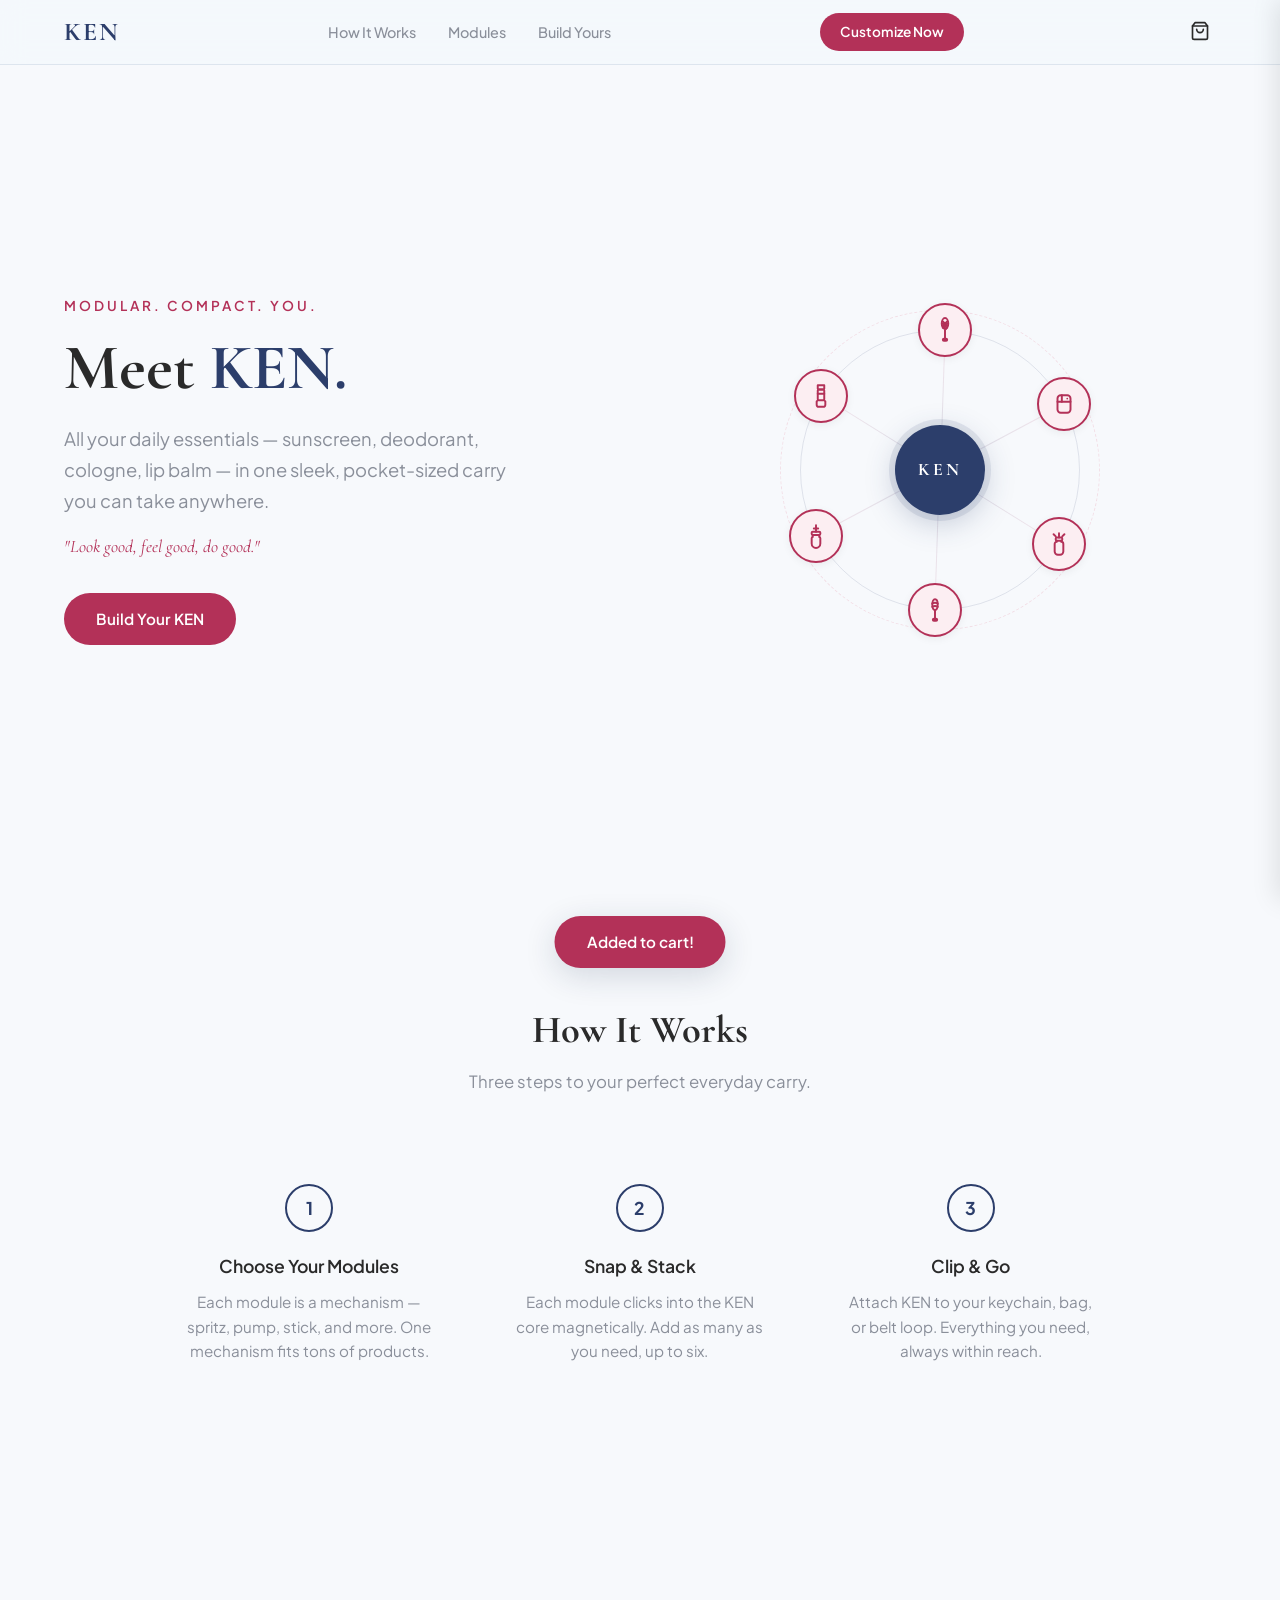
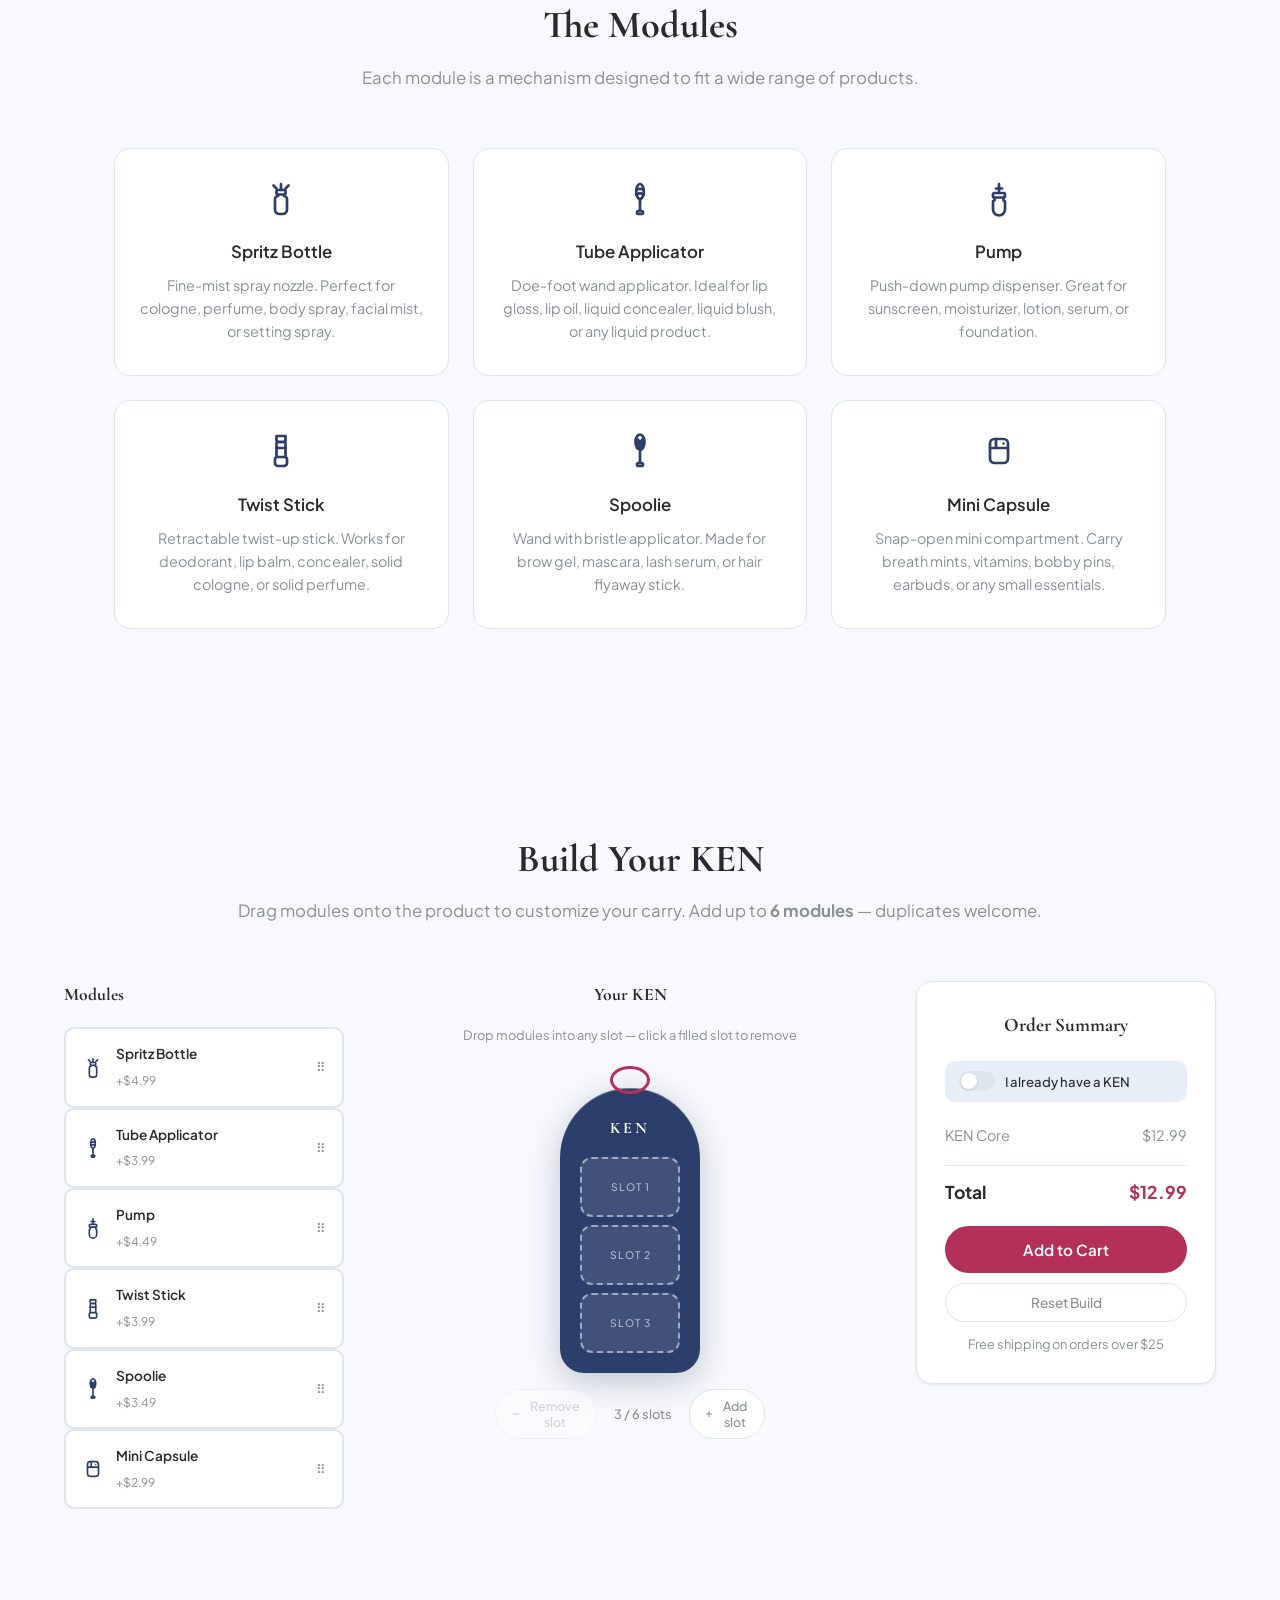
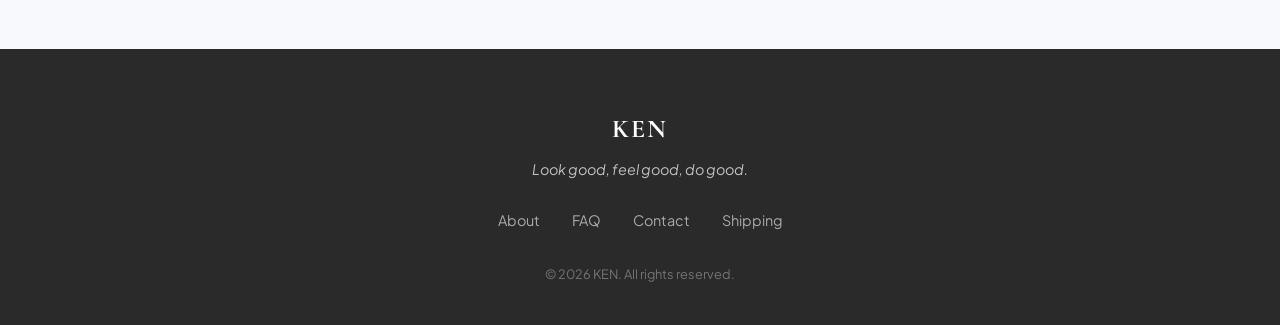
<file: index.html>
<!DOCTYPE html>
<html lang="en">
<head>
  <meta charset="UTF-8">
  <meta name="viewport" content="width=device-width, initial-scale=1.0">
  <title>KEN — Look Good, Feel Good, Do Good</title>
  <link rel="stylesheet" href="styles.css">
  <link rel="preconnect" href="https://fonts.googleapis.com">
  <link href="https://fonts.googleapis.com/css2?family=Plus+Jakarta+Sans:wght@300;400;500;600;700&family=Cormorant+Garamond:wght@500;600;700&display=swap" rel="stylesheet">
</head>
<body>

  <!-- SVG Icon Definitions -->
  <svg xmlns="http://www.w3.org/2000/svg" style="display:none">
    <!-- Spritz: spray bottle -->
    <symbol id="icon-spritz" viewBox="0 0 24 24" fill="none" stroke="currentColor" stroke-width="1.8" stroke-linecap="round" stroke-linejoin="round">
      <path d="M12 2v4"/>
      <rect x="9" y="6" width="6" height="3" rx="1"/>
      <path d="M10 9v1a2 2 0 0 0-2 2v7a3 3 0 0 0 3 3h2a3 3 0 0 0 3-3v-7a2 2 0 0 0-2-2V9"/>
      <path d="M7 3l2 2"/>
      <path d="M17 3l-2 2"/>
    </symbol>
    <!-- Tube Applicator: doe-foot wand -->
    <symbol id="icon-applicator" viewBox="0 0 24 24" fill="none" stroke="currentColor" stroke-width="1.8" stroke-linecap="round" stroke-linejoin="round">
      <path d="M12 14v6"/>
      <rect x="10" y="20" width="4" height="2" rx="1"/>
      <path d="M12 14v-2"/>
      <ellipse cx="12" cy="7" rx="2.5" ry="5"/>
      <path d="M9.5 6a5 5 0 0 1 5 0"/>
      <path d="M9.5 9a5 5 0 0 1 5 0"/>
    </symbol>
    <!-- Pump: push-down pump dispenser -->
    <symbol id="icon-pump" viewBox="0 0 24 24" fill="none" stroke="currentColor" stroke-width="1.8" stroke-linecap="round" stroke-linejoin="round">
      <path d="M12 2v3"/>
      <path d="M10 5h4"/>
      <path d="M12 5v3"/>
      <rect x="8" y="8" width="8" height="3" rx="1"/>
      <path d="M9 11v2a1 1 0 0 0-1 1v5a4 4 0 0 0 4 4h0a4 4 0 0 0 4-4v-5a1 1 0 0 0-1-1v-2"/>
    </symbol>
    <!-- Twist Stick: retractable stick -->
    <symbol id="icon-stick" viewBox="0 0 24 24" fill="none" stroke="currentColor" stroke-width="1.8" stroke-linecap="round" stroke-linejoin="round">
      <path d="M9 2h6v3l-1 1h-4l-1-1V2z"/>
      <rect x="9" y="6" width="6" height="10" rx="1"/>
      <path d="M9 16l-1 1v3a2 2 0 0 0 2 2h4a2 2 0 0 0 2-2v-3l-1-1"/>
      <path d="M9 10h6"/>
    </symbol>
    <!-- Spoolie: wand with bristle tip -->
    <symbol id="icon-spoolie" viewBox="0 0 24 24" fill="none" stroke="currentColor" stroke-width="1.8" stroke-linecap="round" stroke-linejoin="round">
      <path d="M12 12v8"/>
      <rect x="10" y="20" width="4" height="2" rx="1"/>
      <ellipse cx="12" cy="6" rx="3" ry="5"/>
      <path d="M10 4l4 4"/>
      <path d="M10 6l4 4"/>
      <path d="M10 8l3 3"/>
      <path d="M14 4l-4 4"/>
      <path d="M14 6l-4 4"/>
    </symbol>
    <!-- Mini Capsule: small snap-open compartment -->
    <symbol id="icon-pod" viewBox="0 0 24 24" fill="none" stroke="currentColor" stroke-width="1.8" stroke-linecap="round" stroke-linejoin="round">
      <rect x="6" y="4" width="12" height="16" rx="3"/>
      <path d="M6 10h12"/>
      <path d="M10 4v6"/>
      <circle cx="15" cy="7" r="0.8" fill="currentColor" stroke="none"/>
    </symbol>
  </svg>

  <!-- Navigation -->
  <nav class="navbar">
    <div class="nav-container">
      <a href="#" class="logo">KEN</a>
      <ul class="nav-links">
        <li><a href="#how-it-works">How It Works</a></li>
        <li><a href="#modules">Modules</a></li>
        <li><a href="#build">Build Yours</a></li>
      </ul>
      <a href="#build" class="nav-cta">Customize Now</a>
      <button class="cart-btn" id="cart-btn">
        <svg width="20" height="20" viewBox="0 0 24 24" fill="none" stroke="currentColor" stroke-width="2" stroke-linecap="round" stroke-linejoin="round">
          <path d="M6 2L3 6v14a2 2 0 0 0 2 2h14a2 2 0 0 0 2-2V6l-3-4z"/>
          <line x1="3" y1="6" x2="21" y2="6"/>
          <path d="M16 10a4 4 0 0 1-8 0"/>
        </svg>
        <span class="cart-count" id="cart-count">0</span>
      </button>
    </div>
  </nav>

  <!-- Cart Slide-out -->
  <div class="cart-overlay" id="cart-overlay"></div>
  <div class="cart-panel" id="cart-panel">
    <div class="cart-header">
      <h3>Your Cart</h3>
      <button class="cart-close" id="cart-close">&times;</button>
    </div>
    <div class="cart-body" id="cart-body">
      <p class="cart-empty">Your cart is empty.</p>
    </div>
    <div class="cart-footer" id="cart-footer" style="display:none">
      <div class="cart-footer-total">
        <span>Total</span>
        <span id="cart-total">$0.00</span>
      </div>
      <a href="checkout.html" class="btn btn-pink btn-full" style="text-align:center">Checkout</a>
    </div>
  </div>

  <!-- Hero -->
  <section class="hero">
    <div class="hero-content">
      <p class="hero-tagline">Modular. Compact. You.</p>
      <h1 class="hero-title">Meet <span class="brand-accent">KEN.</span></h1>
      <p class="hero-subtitle">All your daily essentials — sunscreen, deodorant, cologne, lip balm — in one sleek, pocket-sized carry you can take anywhere.</p>
      <p class="hero-motto">"Look good, feel good, do good."</p>
      <a href="#build" class="btn btn-pink">Build Your KEN</a>
    </div>
    <div class="hero-visual">
      <div class="product-explorer">
        <div class="explorer-ring"></div>
        <div class="explorer-ring ring-2"></div>
        <div class="explorer-core">
          <span>KEN</span>
        </div>
        <div class="orbit-module" data-label="Spritz Bottle" data-angle="0"><svg><use href="#icon-spritz"/></svg></div>
        <div class="orbit-module" data-label="Tube Applicator" data-angle="60"><svg><use href="#icon-applicator"/></svg></div>
        <div class="orbit-module" data-label="Pump" data-angle="120"><svg><use href="#icon-pump"/></svg></div>
        <div class="orbit-module" data-label="Twist Stick" data-angle="180"><svg><use href="#icon-stick"/></svg></div>
        <div class="orbit-module" data-label="Spoolie" data-angle="240"><svg><use href="#icon-spoolie"/></svg></div>
        <div class="orbit-module" data-label="Mini Capsule" data-angle="300"><svg><use href="#icon-pod"/></svg></div>
        <div class="module-tooltip"></div>
      </div>
    </div>
  </section>

  <!-- How It Works -->
  <section id="how-it-works" class="how-it-works">
    <h2 class="section-title">How It Works</h2>
    <p class="section-subtitle">Three steps to your perfect everyday carry.</p>
    <div class="steps">
      <div class="step">
        <div class="step-number">1</div>
        <h3>Choose Your Modules</h3>
        <p>Each module is a mechanism — spritz, pump, stick, and more. One mechanism fits tons of products.</p>
      </div>
      <div class="step">
        <div class="step-number">2</div>
        <h3>Snap & Stack</h3>
        <p>Each module clicks into the KEN core magnetically. Add as many as you need, up to six.</p>
      </div>
      <div class="step">
        <div class="step-number">3</div>
        <h3>Clip & Go</h3>
        <p>Attach KEN to your keychain, bag, or belt loop. Everything you need, always within reach.</p>
      </div>
    </div>
  </section>

  <!-- Modules Showcase -->
  <section id="modules" class="modules-showcase">
    <h2 class="section-title">The Modules</h2>
    <p class="section-subtitle">Each module is a mechanism designed to fit a wide range of products.</p>
    <div class="module-grid">
      <div class="module-card">
        <div class="module-icon"><svg><use href="#icon-spritz"/></svg></div>
        <h3>Spritz Bottle</h3>
        <p>Fine-mist spray nozzle. Perfect for cologne, perfume, body spray, facial mist, or setting spray.</p>
      </div>
      <div class="module-card">
        <div class="module-icon"><svg><use href="#icon-applicator"/></svg></div>
        <h3>Tube Applicator</h3>
        <p>Doe-foot wand applicator. Ideal for lip gloss, lip oil, liquid concealer, liquid blush, or any liquid product.</p>
      </div>
      <div class="module-card">
        <div class="module-icon"><svg><use href="#icon-pump"/></svg></div>
        <h3>Pump</h3>
        <p>Push-down pump dispenser. Great for sunscreen, moisturizer, lotion, serum, or foundation.</p>
      </div>
      <div class="module-card">
        <div class="module-icon"><svg><use href="#icon-stick"/></svg></div>
        <h3>Twist Stick</h3>
        <p>Retractable twist-up stick. Works for deodorant, lip balm, concealer, solid cologne, or solid perfume.</p>
      </div>
      <div class="module-card">
        <div class="module-icon"><svg><use href="#icon-spoolie"/></svg></div>
        <h3>Spoolie</h3>
        <p>Wand with bristle applicator. Made for brow gel, mascara, lash serum, or hair flyaway stick.</p>
      </div>
      <div class="module-card">
        <div class="module-icon"><svg><use href="#icon-pod"/></svg></div>
        <h3>Mini Capsule</h3>
        <p>Snap-open mini compartment. Carry breath mints, vitamins, bobby pins, earbuds, or any small essentials.</p>
      </div>
    </div>
  </section>

  <!-- Build Your KEN — Drag & Drop Customizer -->
  <section id="build" class="customizer">
    <h2 class="section-title">Build Your KEN</h2>
    <p class="section-subtitle">
      <span class="hint-desktop">Drag modules onto the product to customize your carry. Add up to <strong>6 modules</strong> — duplicates welcome.</span>
      <span class="hint-mobile">Tap any module to add it to your KEN. Add up to <strong>6 modules</strong> — duplicates welcome.</span>
    </p>

    <div class="customizer-layout">
      <!-- Left: Module tray (draggable items) -->
      <div class="module-tray">
        <h3>Modules</h3>
        <div class="tray-grid">
          <div class="drag-module" draggable="true" data-module="spritz" data-price="4.99">
            <span class="drag-icon"><svg><use href="#icon-spritz"/></svg></span>
            <div class="drag-info">
              <h4>Spritz Bottle</h4>
              <span>+$4.99</span>
            </div>
            <span class="drag-handle">⠿</span>
          </div>
          <div class="drag-module" draggable="true" data-module="applicator" data-price="3.99">
            <span class="drag-icon"><svg><use href="#icon-applicator"/></svg></span>
            <div class="drag-info">
              <h4>Tube Applicator</h4>
              <span>+$3.99</span>
            </div>
            <span class="drag-handle">⠿</span>
          </div>
          <div class="drag-module" draggable="true" data-module="pump" data-price="4.49">
            <span class="drag-icon"><svg><use href="#icon-pump"/></svg></span>
            <div class="drag-info">
              <h4>Pump</h4>
              <span>+$4.49</span>
            </div>
            <span class="drag-handle">⠿</span>
          </div>
          <div class="drag-module" draggable="true" data-module="stick" data-price="3.99">
            <span class="drag-icon"><svg><use href="#icon-stick"/></svg></span>
            <div class="drag-info">
              <h4>Twist Stick</h4>
              <span>+$3.99</span>
            </div>
            <span class="drag-handle">⠿</span>
          </div>
          <div class="drag-module" draggable="true" data-module="spoolie" data-price="3.49">
            <span class="drag-icon"><svg><use href="#icon-spoolie"/></svg></span>
            <div class="drag-info">
              <h4>Spoolie</h4>
              <span>+$3.49</span>
            </div>
            <span class="drag-handle">⠿</span>
          </div>
          <div class="drag-module" draggable="true" data-module="pod" data-price="2.99">
            <span class="drag-icon"><svg><use href="#icon-pod"/></svg></span>
            <div class="drag-info">
              <h4>Mini Capsule</h4>
              <span>+$2.99</span>
            </div>
            <span class="drag-handle">⠿</span>
          </div>
        </div>
      </div>

      <!-- Center: Product diagram with drop slots -->
      <div class="product-diagram">
        <h3>Your KEN</h3>
        <p class="diagram-hint">
          <span class="hint-desktop">Drop modules into any slot — click a filled slot to remove</span>
          <span class="hint-mobile">Tap a module below to add it — tap a filled slot to remove</span>
        </p>
        <div class="product-body">
          <div class="keychain-ring"></div>
          <div class="ken-body" id="ken-body">
            <span class="ken-body-label">KEN</span>
            <div class="drop-slot" data-slot="0">
              <span class="slot-label">Slot 1</span>
            </div>
            <div class="drop-slot" data-slot="1">
              <span class="slot-label">Slot 2</span>
            </div>
            <div class="drop-slot" data-slot="2">
              <span class="slot-label">Slot 3</span>
            </div>
          </div>
          <div class="slot-controls">
            <button class="slot-ctrl-btn" id="remove-slot-btn" disabled>
              <svg width="16" height="16" viewBox="0 0 24 24" fill="none" stroke="currentColor" stroke-width="2.5"><line x1="5" y1="12" x2="19" y2="12"/></svg>
              <span>Remove slot</span>
            </button>
            <span class="slot-count-label" id="slot-count-label">3 / 6 slots</span>
            <button class="slot-ctrl-btn" id="add-slot-btn">
              <svg width="16" height="16" viewBox="0 0 24 24" fill="none" stroke="currentColor" stroke-width="2.5"><line x1="12" y1="5" x2="12" y2="19"/><line x1="5" y1="12" x2="19" y2="12"/></svg>
              <span>Add slot</span>
            </button>
          </div>
        </div>
      </div>

      <!-- Right: Order summary -->
      <div class="order-summary">
        <h3>Order Summary</h3>

        <label class="own-ken-toggle">
          <input type="checkbox" id="own-ken-toggle">
          <span class="toggle-switch"></span>
          <span class="toggle-text">I already have a KEN</span>
        </label>

        <div class="summary">
          <div class="summary-line core-line" id="core-line">
            <span>KEN Core</span>
            <span>$12.99</span>
          </div>
          <div class="summary-modules"></div>
          <div class="summary-divider"></div>
          <div class="summary-total">
            <span>Total</span>
            <span class="total-price">$12.99</span>
          </div>
        </div>
        <button class="btn btn-pink btn-full" id="add-to-cart">Add to Cart</button>
        <button class="reset-btn" id="reset-btn">Reset Build</button>
        <p class="build-note">Free shipping on orders over $25</p>
      </div>
    </div>
  </section>

  <!-- Footer -->
  <footer class="footer">
    <div class="footer-content">
      <div class="footer-brand">
        <span class="logo">KEN</span>
        <p>Look good, feel good, do good.</p>
      </div>
      <div class="footer-links">
        <a href="#">About</a>
        <a href="#">FAQ</a>
        <a href="#">Contact</a>
        <a href="#">Shipping</a>
      </div>
      <p class="footer-copy">&copy; 2026 KEN. All rights reserved.</p>
    </div>
  </footer>

  <!-- Cart Toast -->
  <div class="toast" id="cart-toast">
    <span>Added to cart!</span>
  </div>

  <script src="script.js"></script>
</body>
</html>
</file>
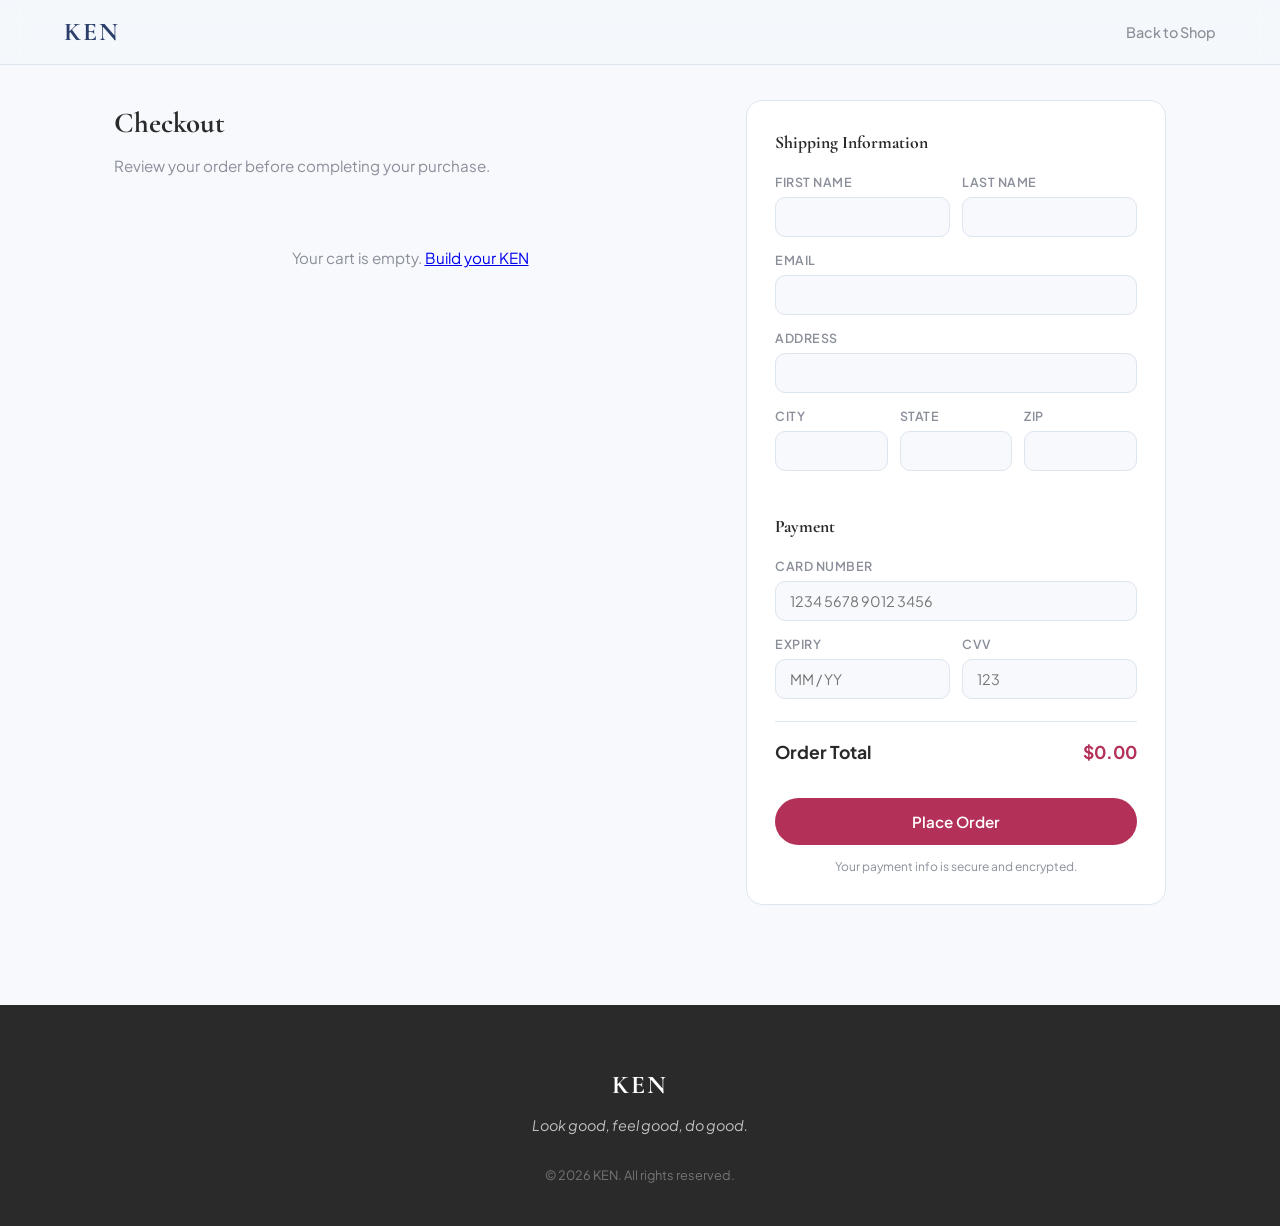
<file: checkout.html>
<!DOCTYPE html>
<html lang="en">
<head>
  <meta charset="UTF-8">
  <meta name="viewport" content="width=device-width, initial-scale=1.0">
  <title>Checkout — KEN</title>
  <link rel="stylesheet" href="styles.css">
  <link rel="stylesheet" href="checkout.css">
  <link rel="preconnect" href="https://fonts.googleapis.com">
  <link href="https://fonts.googleapis.com/css2?family=Plus+Jakarta+Sans:wght@300;400;500;600;700&family=Cormorant+Garamond:wght@500;600;700&display=swap" rel="stylesheet">
</head>
<body>

  <!-- SVG Icon Definitions -->
  <svg xmlns="http://www.w3.org/2000/svg" style="display:none">
    <symbol id="icon-spritz" viewBox="0 0 24 24" fill="none" stroke="currentColor" stroke-width="1.8" stroke-linecap="round" stroke-linejoin="round">
      <path d="M12 2v4"/><rect x="9" y="6" width="6" height="3" rx="1"/><path d="M10 9v1a2 2 0 0 0-2 2v7a3 3 0 0 0 3 3h2a3 3 0 0 0 3-3v-7a2 2 0 0 0-2-2V9"/><path d="M7 3l2 2"/><path d="M17 3l-2 2"/>
    </symbol>
    <symbol id="icon-applicator" viewBox="0 0 24 24" fill="none" stroke="currentColor" stroke-width="1.8" stroke-linecap="round" stroke-linejoin="round">
      <path d="M12 14v6"/><rect x="10" y="20" width="4" height="2" rx="1"/><path d="M12 14v-2"/><ellipse cx="12" cy="7" rx="2.5" ry="5"/><path d="M9.5 6a5 5 0 0 1 5 0"/><path d="M9.5 9a5 5 0 0 1 5 0"/>
    </symbol>
    <symbol id="icon-pump" viewBox="0 0 24 24" fill="none" stroke="currentColor" stroke-width="1.8" stroke-linecap="round" stroke-linejoin="round">
      <path d="M12 2v3"/><path d="M10 5h4"/><path d="M12 5v3"/><rect x="8" y="8" width="8" height="3" rx="1"/><path d="M9 11v2a1 1 0 0 0-1 1v5a4 4 0 0 0 4 4h0a4 4 0 0 0 4-4v-5a1 1 0 0 0-1-1v-2"/>
    </symbol>
    <symbol id="icon-stick" viewBox="0 0 24 24" fill="none" stroke="currentColor" stroke-width="1.8" stroke-linecap="round" stroke-linejoin="round">
      <path d="M9 2h6v3l-1 1h-4l-1-1V2z"/><rect x="9" y="6" width="6" height="10" rx="1"/><path d="M9 16l-1 1v3a2 2 0 0 0 2 2h4a2 2 0 0 0 2-2v-3l-1-1"/><path d="M9 10h6"/>
    </symbol>
    <symbol id="icon-spoolie" viewBox="0 0 24 24" fill="none" stroke="currentColor" stroke-width="1.8" stroke-linecap="round" stroke-linejoin="round">
      <path d="M12 12v8"/><rect x="10" y="20" width="4" height="2" rx="1"/><ellipse cx="12" cy="6" rx="3" ry="5"/><path d="M10 4l4 4"/><path d="M10 6l4 4"/><path d="M10 8l3 3"/><path d="M14 4l-4 4"/><path d="M14 6l-4 4"/>
    </symbol>
    <symbol id="icon-pod" viewBox="0 0 24 24" fill="none" stroke="currentColor" stroke-width="1.8" stroke-linecap="round" stroke-linejoin="round">
      <rect x="6" y="4" width="12" height="16" rx="3"/><path d="M6 10h12"/><path d="M10 4v6"/><circle cx="15" cy="7" r="0.8" fill="currentColor" stroke="none"/>
    </symbol>
  </svg>

  <!-- Navigation -->
  <nav class="navbar">
    <div class="nav-container">
      <a href="index.html" class="logo">KEN</a>
      <ul class="nav-links">
        <li><a href="index.html">Back to Shop</a></li>
      </ul>
    </div>
  </nav>

  <main class="checkout-page">
    <div class="checkout-layout">

      <!-- Left: Order Review -->
      <div class="checkout-items">
        <h2 class="section-title" style="text-align:left;font-size:1.8rem;">Checkout</h2>
        <p class="checkout-subtitle">Review your order before completing your purchase.</p>

        <div class="checkout-cart" id="checkout-cart">
          <p class="cart-empty">Your cart is empty. <a href="index.html#build">Build your KEN</a></p>
        </div>
      </div>

      <!-- Right: Payment Form -->
      <div class="checkout-form-wrap">
        <div class="checkout-form-card">
          <h3>Shipping Information</h3>
          <form id="checkout-form">
            <div class="form-row">
              <div class="form-group">
                <label for="first-name">First Name</label>
                <input type="text" id="first-name" required>
              </div>
              <div class="form-group">
                <label for="last-name">Last Name</label>
                <input type="text" id="last-name" required>
              </div>
            </div>
            <div class="form-group">
              <label for="email">Email</label>
              <input type="email" id="email" required>
            </div>
            <div class="form-group">
              <label for="address">Address</label>
              <input type="text" id="address" required>
            </div>
            <div class="form-row">
              <div class="form-group">
                <label for="city">City</label>
                <input type="text" id="city" required>
              </div>
              <div class="form-group">
                <label for="state">State</label>
                <input type="text" id="state" required>
              </div>
              <div class="form-group">
                <label for="zip">Zip</label>
                <input type="text" id="zip" required>
              </div>
            </div>

            <h3 style="margin-top:28px;">Payment</h3>
            <div class="form-group">
              <label for="card-number">Card Number</label>
              <input type="text" id="card-number" placeholder="1234 5678 9012 3456" required>
            </div>
            <div class="form-row">
              <div class="form-group">
                <label for="expiry">Expiry</label>
                <input type="text" id="expiry" placeholder="MM / YY" required>
              </div>
              <div class="form-group">
                <label for="cvv">CVV</label>
                <input type="text" id="cvv" placeholder="123" required>
              </div>
            </div>

            <div class="checkout-total-bar">
              <span>Order Total</span>
              <span class="checkout-total" id="checkout-total">$0.00</span>
            </div>

            <button type="submit" class="btn btn-pink btn-full">Place Order</button>
            <p class="checkout-secure">Your payment info is secure and encrypted.</p>
          </form>
        </div>
      </div>
    </div>
  </main>

  <!-- Order Confirmation Overlay -->
  <div class="confirm-overlay" id="confirm-overlay">
    <div class="confirm-card">
      <div class="confirm-check">
        <svg width="48" height="48" viewBox="0 0 24 24" fill="none" stroke="#2c3e6b" stroke-width="2.5" stroke-linecap="round" stroke-linejoin="round">
          <path d="M20 6L9 17l-5-5"/>
        </svg>
      </div>
      <h2>Order Confirmed!</h2>
      <p>Thank you for your purchase. Your custom KEN is on its way.</p>
      <a href="index.html" class="btn btn-pink">Back to Home</a>
    </div>
  </div>

  <!-- Footer -->
  <footer class="footer">
    <div class="footer-content">
      <div class="footer-brand">
        <span class="logo">KEN</span>
        <p>Look good, feel good, do good.</p>
      </div>
      <p class="footer-copy">&copy; 2026 KEN. All rights reserved.</p>
    </div>
  </footer>

  <script src="checkout.js"></script>
</body>
</html>
</file>
<file: styles.css>
/* ===== Reset & Base ===== */
*, *::before, *::after {
  margin: 0;
  padding: 0;
  box-sizing: border-box;
}

:root {
  --color-bg: #f7f9fc;
  --color-surface: #ffffff;
  --color-text: #2a2a2a;
  --color-text-muted: #8a8f9a;
  --color-pink: #2c3e6b;
  --color-pink-light: #eaf0f7;
  --color-pink-hover: #243356;
  --color-blue: #b4d5ed;
  --color-blue-dark: #2c3e6b;
  --color-blue-light: #e6eff7;
  --color-border: #dde5ee;
  --color-rose: #b33158;
  --color-rose-light: #fceef2;
  --color-gradient: linear-gradient(135deg, #2c3e6b, #b4d5ed);
  --radius: 16px;
  --radius-sm: 10px;
  --shadow-sm: 0 1px 3px rgba(27, 42, 74, 0.08);
  --shadow-md: 0 4px 20px rgba(27, 42, 74, 0.12);
  --shadow-lg: 0 8px 32px rgba(27, 42, 74, 0.16);
  --font-body: 'Plus Jakarta Sans', -apple-system, sans-serif;
  --font-display: 'Cormorant Garamond', Georgia, serif;
}

html {
  scroll-behavior: smooth;
}

body {
  font-family: var(--font-body);
  background: var(--color-bg);
  color: var(--color-text);
  line-height: 1.6;
  -webkit-font-smoothing: antialiased;
}

/* ===== Navbar ===== */
.navbar {
  position: fixed;
  top: 0;
  left: 0;
  right: 0;
  z-index: 100;
  background: rgba(244, 248, 252, 0.85);
  backdrop-filter: blur(12px);
  border-bottom: 1px solid var(--color-border);
}

.nav-container {
  max-width: 1200px;
  margin: 0 auto;
  padding: 0 24px;
  height: 64px;
  display: flex;
  align-items: center;
  justify-content: space-between;
}

.logo {
  font-family: var(--font-display);
  font-size: 1.6rem;
  font-weight: 700;
  color: #2c3e6b;
  text-decoration: none;
  letter-spacing: 2px;
}

.nav-links {
  list-style: none;
  display: flex;
  gap: 32px;
}

.nav-links a {
  text-decoration: none;
  color: var(--color-text-muted);
  font-size: 0.9rem;
  font-weight: 500;
  transition: color 0.2s;
}

.nav-links a:hover {
  color: var(--color-rose);
}

.nav-cta {
  background: var(--color-rose);
  color: white;
  text-decoration: none;
  padding: 8px 20px;
  border-radius: 100px;
  font-size: 0.85rem;
  font-weight: 600;
  transition: opacity 0.2s;
}

.nav-cta:hover {
  opacity: 0.9;
}

/* ===== Hero ===== */
.hero {
  min-height: 100vh;
  display: flex;
  align-items: center;
  justify-content: center;
  padding: 100px 24px 60px;
  max-width: 1200px;
  margin: 0 auto;
  gap: 60px;
}

.hero-content {
  flex: 1;
  max-width: 540px;
}

.hero-tagline {
  font-size: 0.85rem;
  font-weight: 600;
  text-transform: uppercase;
  letter-spacing: 3px;
  color: var(--color-rose);
  margin-bottom: 16px;
}

.hero-title {
  font-family: var(--font-display);
  font-size: 4rem;
  font-weight: 700;
  line-height: 1.1;
  margin-bottom: 20px;
}

.brand-accent {
  color: #2c3e6b;
}

.hero-subtitle {
  font-size: 1.15rem;
  color: var(--color-text-muted);
  line-height: 1.7;
  margin-bottom: 16px;
  max-width: 460px;
}

.hero-motto {
  font-family: var(--font-display);
  font-size: 1.1rem;
  font-style: italic;
  color: var(--color-rose);
  margin-bottom: 32px;
}

.btn {
  display: inline-block;
  padding: 14px 32px;
  border-radius: 100px;
  font-size: 0.95rem;
  font-weight: 600;
  text-decoration: none;
  cursor: pointer;
  border: none;
  transition: all 0.2s;
  font-family: var(--font-body);
}

.btn-primary {
  background: var(--color-gradient);
  color: white;
}

.btn-primary:hover {
  opacity: 0.9;
  transform: translateY(-1px);
  box-shadow: var(--shadow-md);
}

.btn-pink {
  background: var(--color-rose);
  color: white;
}

.btn-pink:hover {
  background: #d4627e;
  transform: translateY(-1px);
  box-shadow: 0 4px 20px rgba(224, 115, 142, 0.3);
}

.btn-full {
  width: 100%;
  text-align: center;
}

/* Hero product visual — Interactive Explorer */
.hero-visual {
  flex: 1;
  display: flex;
  justify-content: center;
  align-items: center;
}

.product-explorer {
  position: relative;
  width: 360px;
  height: 360px;
  cursor: pointer;
}

/* Rotating rings */
.explorer-ring {
  position: absolute;
  top: 50%;
  left: 50%;
  width: 280px;
  height: 280px;
  transform: translate(-50%, -50%);
  border: 1.5px solid rgba(44, 62, 107, 0.12);
  border-radius: 50%;
  animation: spin-ring 30s linear infinite;
}

.explorer-ring.ring-2 {
  width: 320px;
  height: 320px;
  border: 1px dashed rgba(224, 115, 142, 0.2);
  animation: spin-ring 45s linear infinite reverse;
}

@keyframes spin-ring {
  from { transform: translate(-50%, -50%) rotate(0deg); }
  to { transform: translate(-50%, -50%) rotate(360deg); }
}

/* Center core */
.explorer-core {
  position: absolute;
  top: 50%;
  left: 50%;
  transform: translate(-50%, -50%);
  width: 90px;
  height: 90px;
  background: #2c3e6b;
  border-radius: 50%;
  display: flex;
  align-items: center;
  justify-content: center;
  color: white;
  font-family: var(--font-display);
  font-weight: 700;
  font-size: 1.1rem;
  letter-spacing: 3px;
  z-index: 10;
  box-shadow: 0 0 0 6px rgba(44, 62, 107, 0.1), 0 8px 30px rgba(44, 62, 107, 0.25);
  transition: transform 0.3s, box-shadow 0.3s;
}

.explorer-core:hover {
  transform: translate(-50%, -50%) scale(1.08);
  box-shadow: 0 0 0 8px rgba(224, 115, 142, 0.15), 0 12px 40px rgba(44, 62, 107, 0.3);
}

/* Orbiting modules */
.orbit-module {
  position: absolute;
  width: 54px;
  height: 54px;
  border-radius: 50%;
  background: var(--color-rose-light);
  border: 2px solid var(--color-rose);
  display: flex;
  align-items: center;
  justify-content: center;
  color: var(--color-rose);
  z-index: 5;
  cursor: pointer;
  transition: all 0.3s cubic-bezier(0.16, 1, 0.3, 1);
  box-shadow: 0 2px 8px rgba(0,0,0,0.06);
}

.orbit-module svg {
  width: 26px;
  height: 26px;
}

.orbit-module:hover {
  transform: scale(1.3) !important;
  background: #2c3e6b;
  border-color: #2c3e6b;
  color: white;
  box-shadow: 0 0 0 4px rgba(44, 62, 107, 0.15), 0 8px 24px rgba(44, 62, 107, 0.25);
  z-index: 20;
}

.orbit-module.popped {
  animation: pop-bounce 0.5s cubic-bezier(0.16, 1, 0.3, 1);
}

@keyframes pop-bounce {
  0% { transform: scale(1); }
  40% { transform: scale(1.4); }
  70% { transform: scale(0.95); }
  100% { transform: scale(1); }
}

/* Tooltip */
.module-tooltip {
  position: absolute;
  background: #2c3e6b;
  color: white;
  padding: 6px 14px;
  border-radius: 100px;
  font-size: 0.78rem;
  font-weight: 600;
  white-space: nowrap;
  pointer-events: none;
  opacity: 0;
  transform: translateX(-50%) translateY(8px);
  transition: opacity 0.2s, transform 0.2s;
  z-index: 30;
  letter-spacing: 0.3px;
}

.module-tooltip.visible {
  opacity: 1;
  transform: translateX(-50%) translateY(0);
}

/* Connector lines from core to modules */
.orbit-connector {
  position: absolute;
  top: 50%;
  left: 50%;
  height: 1px;
  background: linear-gradient(90deg, rgba(44,62,107,0.15), rgba(224,115,142,0.15));
  transform-origin: 0 0;
  z-index: 1;
  pointer-events: none;
}

/* ===== How It Works ===== */
.how-it-works {
  padding: 100px 24px;
  max-width: 1000px;
  margin: 0 auto;
}

.section-title {
  font-family: var(--font-display);
  font-size: 2.4rem;
  text-align: center;
  margin-bottom: 8px;
}

.section-subtitle {
  text-align: center;
  color: var(--color-text-muted);
  font-size: 1.05rem;
  margin-bottom: 56px;
}

.steps {
  display: grid;
  grid-template-columns: repeat(3, 1fr);
  gap: 40px;
}

.step {
  text-align: center;
  padding: 32px 20px;
}

.step-number {
  width: 48px;
  height: 48px;
  border-radius: 50%;
  background: transparent;
  border: 2px solid var(--color-pink);
  color: var(--color-pink);
  display: inline-flex;
  align-items: center;
  justify-content: center;
  font-weight: 700;
  font-size: 1.1rem;
  margin-bottom: 20px;
}

.step h3 {
  font-size: 1.1rem;
  font-weight: 600;
  margin-bottom: 10px;
}

.step p {
  color: var(--color-text-muted);
  font-size: 0.95rem;
  line-height: 1.6;
}

/* ===== Module Showcase ===== */
.modules-showcase {
  padding: 100px 24px;
  max-width: 1100px;
  margin: 0 auto;
}

.module-grid {
  display: grid;
  grid-template-columns: repeat(3, 1fr);
  gap: 24px;
}

.module-card {
  background: var(--color-surface);
  border: 1px solid var(--color-border);
  border-radius: var(--radius);
  padding: 32px 24px;
  text-align: center;
  transition: transform 0.2s, box-shadow 0.2s, border-color 0.2s;
}

.module-card:hover {
  transform: translateY(-4px);
  box-shadow: var(--shadow-md);
  border: 2px solid var(--color-rose);
}

.module-icon {
  margin-bottom: 16px;
  color: #2c3e6b;
}

.module-icon svg {
  width: 36px;
  height: 36px;
}

.module-card h3 {
  font-size: 1.05rem;
  font-weight: 600;
  margin-bottom: 8px;
}

.module-card p {
  color: var(--color-text-muted);
  font-size: 0.9rem;
  line-height: 1.6;
}

/* ===== Customizer (Drag & Drop) ===== */
.customizer {
  padding: 100px 24px;
  max-width: 1200px;
  margin: 0 auto;
}

.customizer-layout {
  display: grid;
  grid-template-columns: 280px 1fr 300px;
  gap: 32px;
  margin-top: 20px;
  align-items: start;
}

/* Left: Draggable module tray */
.module-tray {
  display: flex;
  flex-direction: column;
  gap: 10px;
}

.module-tray h3 {
  font-family: var(--font-display);
  font-size: 1.1rem;
  margin-bottom: 8px;
  color: var(--color-text);
}

.drag-module {
  display: flex;
  align-items: center;
  gap: 12px;
  padding: 14px 16px;
  background: var(--color-surface);
  border: 2px solid var(--color-border);
  border-radius: var(--radius-sm);
  cursor: grab;
  transition: all 0.2s;
  user-select: none;
}

.drag-module:active {
  cursor: grabbing;
}

.drag-module:hover {
  border-color: var(--color-rose);
  box-shadow: var(--shadow-sm);
}


.drag-module .drag-icon {
  flex-shrink: 0;
  color: #2c3e6b;
  display: flex;
  align-items: center;
  justify-content: center;
}

.drag-module .drag-icon svg {
  width: 22px;
  height: 22px;
}

.drag-module .drag-info {
  flex: 1;
  min-width: 0;
}

.drag-module .drag-info h4 {
  font-size: 0.85rem;
  font-weight: 600;
  margin-bottom: 1px;
}

.drag-module .drag-info span {
  font-size: 0.75rem;
  color: var(--color-text-muted);
}

.drag-module .drag-handle {
  color: var(--color-text-muted);
  font-size: 0.8rem;
  flex-shrink: 0;
}

/* Center: Product diagram */
.product-diagram {
  display: flex;
  flex-direction: column;
  align-items: center;
}

.product-diagram h3 {
  font-family: var(--font-display);
  font-size: 1.1rem;
  margin-bottom: 16px;
  text-align: center;
}

.diagram-hint {
  font-size: 0.8rem;
  color: var(--color-text-muted);
  margin-bottom: 20px;
  text-align: center;
}

.product-body {
  position: relative;
  width: 260px;
  display: flex;
  flex-direction: column;
  align-items: center;
}

/* Keychain ring */
.keychain-ring {
  width: 40px;
  height: 28px;
  border: 3px solid var(--color-rose);
  border-radius: 50%;
  margin-bottom: -6px;
  z-index: 1;
}

/* The KEN body */
.ken-body {
  width: 140px;
  background: #2c3e6b;
  border-radius: 70px 70px 24px 24px;
  display: flex;
  flex-direction: column;
  align-items: center;
  padding: 28px 10px 20px;
  gap: 8px;
  box-shadow: 0 8px 32px rgba(27, 42, 74, 0.25), inset 0 1px 0 rgba(255,255,255,0.3);
  position: relative;
}

.ken-body-label {
  font-family: var(--font-display);
  font-weight: 700;
  font-size: 1rem;
  color: white;
  letter-spacing: 3px;
  margin-bottom: 8px;
  text-shadow: 0 1px 4px rgba(0,0,0,0.2);
}

/* Drop slots on the product */
.drop-slot {
  width: 100px;
  height: 60px;
  border: 2px dashed rgba(255,255,255,0.5);
  border-radius: 12px;
  display: flex;
  align-items: center;
  justify-content: center;
  transition: all 0.25s;
  background: rgba(255,255,255,0.1);
  position: relative;
}

.drop-slot .slot-label {
  font-size: 0.65rem;
  color: rgba(255,255,255,0.6);
  text-transform: uppercase;
  letter-spacing: 1px;
  font-weight: 500;
}

.drop-slot.drag-over {
  border-color: white;
  background: rgba(255,255,255,0.25);
  transform: scale(1.05);
  box-shadow: 0 0 20px rgba(255,255,255,0.3);
}

.drop-slot.filled {
  border-style: solid;
  border-color: rgba(255,255,255,0.7);
  background: rgba(255,255,255,0.2);
  cursor: pointer;
}

.drop-slot.filled.just-dropped {
  animation: slotPop 0.4s cubic-bezier(0.175, 0.885, 0.32, 1.275);
}

@keyframes slotPop {
  0% {
    transform: scale(0.5);
    opacity: 0;
    background: rgba(255,255,255,0.5);
  }
  60% {
    transform: scale(1.12);
    opacity: 1;
  }
  100% {
    transform: scale(1);
    background: rgba(255,255,255,0.2);
  }
}

.drop-slot.filled:hover {
  background: rgba(255, 50, 50, 0.2);
  border-color: rgba(255, 100, 100, 0.7);
}

.drop-slot.filled:hover .remove-hint {
  opacity: 1;
}

.slot-content {
  display: flex;
  align-items: center;
  gap: 5px;
  color: white;
  font-weight: 600;
  font-size: 0.72rem;
  white-space: nowrap;
}

.slot-content .slot-icon {
  width: 20px;
  height: 20px;
  flex-shrink: 0;
}

.remove-hint {
  position: absolute;
  top: -8px;
  right: -8px;
  width: 20px;
  height: 20px;
  background: #ff4757;
  color: white;
  border-radius: 50%;
  font-size: 0.7rem;
  display: flex;
  align-items: center;
  justify-content: center;
  opacity: 0;
  transition: opacity 0.2s;
  font-weight: 700;
}

/* "I already have a KEN" toggle */
.own-ken-toggle {
  display: flex;
  align-items: center;
  gap: 10px;
  cursor: pointer;
  padding: 10px 14px;
  background: var(--color-blue-light);
  border-radius: var(--radius-sm);
  margin-bottom: 16px;
  user-select: none;
  transition: background 0.2s;
}

.own-ken-toggle:hover {
  background: var(--color-pink-light);
}

.own-ken-toggle input {
  display: none;
}

.toggle-switch {
  width: 36px;
  height: 20px;
  background: var(--color-border);
  border-radius: 10px;
  position: relative;
  flex-shrink: 0;
  transition: background 0.2s;
}

.toggle-switch::after {
  content: '';
  position: absolute;
  top: 2px;
  left: 2px;
  width: 16px;
  height: 16px;
  border-radius: 50%;
  background: white;
  transition: transform 0.2s;
  box-shadow: 0 1px 3px rgba(0,0,0,0.15);
}

.own-ken-toggle input:checked + .toggle-switch {
  background: var(--color-rose);
}

.own-ken-toggle input:checked + .toggle-switch::after {
  transform: translateX(16px);
}

.toggle-text {
  font-size: 0.82rem;
  font-weight: 500;
  color: var(--color-text);
}

.core-line.hidden {
  text-decoration: line-through;
  opacity: 0.4;
}

/* Right: Order summary */
.order-summary {
  position: sticky;
  top: 88px;
  background: var(--color-surface);
  border: 1px solid var(--color-border);
  border-radius: var(--radius);
  padding: 28px;
  box-shadow: var(--shadow-sm);
}

.order-summary h3 {
  font-family: var(--font-display);
  font-size: 1.2rem;
  margin-bottom: 20px;
  text-align: center;
}

.summary {
  margin-bottom: 20px;
}

.summary-line {
  display: flex;
  justify-content: space-between;
  padding: 6px 0;
  font-size: 0.9rem;
  color: var(--color-text-muted);
}

.summary-modules .summary-line {
  font-size: 0.85rem;
}

.summary-divider {
  height: 1px;
  background: var(--color-border);
  margin: 12px 0;
}

.summary-total {
  display: flex;
  justify-content: space-between;
  font-size: 1.1rem;
  font-weight: 700;
}

.total-price {
  color: var(--color-rose);
}

.build-note {
  text-align: center;
  font-size: 0.8rem;
  color: var(--color-text-muted);
  margin-top: 12px;
}

.reset-btn {
  display: block;
  width: 100%;
  margin-top: 10px;
  padding: 10px;
  background: none;
  border: 1px solid var(--color-border);
  border-radius: 100px;
  font-size: 0.85rem;
  font-weight: 500;
  color: var(--color-text-muted);
  cursor: pointer;
  font-family: var(--font-body);
  transition: all 0.2s;
}

.reset-btn:hover {
  border-color: var(--color-rose);
  color: var(--color-rose);
}

/* Slot controls */
.slot-controls {
  display: flex;
  align-items: center;
  justify-content: center;
  gap: 16px;
  margin-top: 16px;
}

.slot-ctrl-btn {
  display: flex;
  align-items: center;
  gap: 6px;
  padding: 8px 14px;
  background: var(--color-surface);
  border: 1px solid var(--color-border);
  border-radius: 100px;
  cursor: pointer;
  font-family: var(--font-body);
  font-size: 0.78rem;
  font-weight: 500;
  color: var(--color-text-muted);
  transition: all 0.2s;
}

.slot-ctrl-btn:hover:not(:disabled) {
  border-color: var(--color-rose);
  color: var(--color-rose);
}

.slot-ctrl-btn:disabled {
  opacity: 0.35;
  cursor: not-allowed;
}

.slot-count-label {
  font-size: 0.8rem;
  color: var(--color-text-muted);
  font-weight: 500;
  min-width: 60px;
  text-align: center;
}

/* ===== Cart Button (Nav) ===== */
.cart-btn {
  position: relative;
  background: none;
  border: none;
  cursor: pointer;
  color: var(--color-text);
  padding: 6px;
  margin-left: 12px;
  transition: color 0.2s;
}

.cart-btn:hover {
  color: var(--color-rose);
}

.cart-count {
  position: absolute;
  top: -4px;
  right: -6px;
  background: var(--color-rose);
  color: white;
  font-size: 0.65rem;
  font-weight: 700;
  width: 18px;
  height: 18px;
  border-radius: 50%;
  display: flex;
  align-items: center;
  justify-content: center;
  opacity: 0;
  transition: opacity 0.2s;
}

.cart-count.visible {
  opacity: 1;
}

/* ===== Cart Panel ===== */
.cart-overlay {
  position: fixed;
  inset: 0;
  background: rgba(0,0,0,0.3);
  z-index: 300;
  opacity: 0;
  pointer-events: none;
  transition: opacity 0.3s;
}

.cart-overlay.open {
  opacity: 1;
  pointer-events: auto;
}

.cart-panel {
  position: fixed;
  top: 0;
  right: 0;
  bottom: 0;
  width: 380px;
  max-width: 90vw;
  background: var(--color-surface);
  z-index: 301;
  transform: translateX(100%);
  transition: transform 0.35s cubic-bezier(0.16, 1, 0.3, 1);
  display: flex;
  flex-direction: column;
  box-shadow: -4px 0 24px rgba(0,0,0,0.1);
}

.cart-panel.open {
  transform: translateX(0);
}

.cart-header {
  display: flex;
  align-items: center;
  justify-content: space-between;
  padding: 20px 24px;
  border-bottom: 1px solid var(--color-border);
}

.cart-header h3 {
  font-family: var(--font-display);
  font-size: 1.2rem;
}

.cart-close {
  background: none;
  border: none;
  font-size: 1.5rem;
  cursor: pointer;
  color: var(--color-text-muted);
  padding: 4px 8px;
  transition: color 0.2s;
}

.cart-close:hover {
  color: var(--color-text);
}

.cart-body {
  flex: 1;
  overflow-y: auto;
  padding: 24px;
}

.cart-empty {
  text-align: center;
  color: var(--color-text-muted);
  font-size: 0.95rem;
  padding: 40px 0;
}

.cart-item {
  display: flex;
  align-items: center;
  gap: 12px;
  padding: 14px 0;
  border-bottom: 1px solid var(--color-border);
}

.cart-item:last-child {
  border-bottom: none;
}

.cart-item-icon {
  width: 40px;
  height: 40px;
  border-radius: 50%;
  background: var(--color-blue-light);
  display: flex;
  align-items: center;
  justify-content: center;
  color: #2c3e6b;
  flex-shrink: 0;
}

.cart-item-icon svg {
  width: 20px;
  height: 20px;
}

.cart-item-info {
  flex: 1;
}

.cart-item-info h4 {
  font-size: 0.9rem;
  font-weight: 600;
  margin-bottom: 2px;
}

.cart-item-info span {
  font-size: 0.8rem;
  color: var(--color-text-muted);
}

.cart-item-price {
  font-weight: 600;
  font-size: 0.9rem;
  color: var(--color-text);
}

.cart-item-remove {
  background: none;
  border: none;
  color: var(--color-text-muted);
  font-size: 1.2rem;
  cursor: pointer;
  padding: 4px 8px;
  border-radius: 6px;
  line-height: 1;
  transition: background 0.15s, color 0.15s;
}

.cart-item-remove:hover {
  background: var(--color-rose-light);
  color: var(--color-rose);
}

.cart-footer {
  padding: 20px 24px;
  border-top: 1px solid var(--color-border);
}

.cart-footer-total {
  display: flex;
  justify-content: space-between;
  font-size: 1.1rem;
  font-weight: 700;
  margin-bottom: 16px;
}

.cart-footer-total span:last-child {
  color: var(--color-rose);
}

/* Drag ghost */
.drag-ghost {
  position: fixed;
  pointer-events: none;
  z-index: 1000;
  opacity: 0.85;
  transform: rotate(3deg) scale(1.05);
}

/* ===== Footer ===== */
.footer {
  background: var(--color-text);
  color: rgba(255,255,255,0.7);
  padding: 60px 24px 40px;
  margin-top: 40px;
}

.footer-content {
  max-width: 1000px;
  margin: 0 auto;
  text-align: center;
}

.footer-brand .logo {
  color: white;
  display: block;
  margin-bottom: 8px;
}

.footer-brand p {
  font-style: italic;
  font-size: 0.9rem;
  margin-bottom: 28px;
}

.footer-links {
  display: flex;
  justify-content: center;
  gap: 32px;
  margin-bottom: 32px;
}

.footer-links a {
  color: rgba(255,255,255,0.6);
  text-decoration: none;
  font-size: 0.9rem;
  transition: color 0.2s;
}

.footer-links a:hover {
  color: white;
}

.footer-copy {
  font-size: 0.8rem;
  color: rgba(255,255,255,0.35);
}

/* ===== Hint visibility (desktop vs mobile) ===== */
.hint-mobile { display: none; }

/* ===== Toast ===== */
.toast {
  position: fixed;
  bottom: 32px;
  left: 50%;
  transform: translateX(-50%) translateY(100px);
  background: var(--color-rose);
  color: white;
  padding: 14px 32px;
  border-radius: 100px;
  font-weight: 600;
  font-size: 0.95rem;
  box-shadow: var(--shadow-lg);
  transition: transform 0.4s cubic-bezier(0.16, 1, 0.3, 1);
  z-index: 200;
}

.toast.show {
  transform: translateX(-50%) translateY(0);
}

/* ===== Responsive ===== */
@media (max-width: 1000px) {
  .customizer-layout {
    grid-template-columns: 1fr 1fr;
  }

  .product-diagram {
    order: -1;
    grid-column: 1 / -1;
  }
}

@media (max-width: 900px) {
  .hero {
    flex-direction: column;
    text-align: center;
    padding: 100px 20px 56px;
    gap: 40px;
  }

  .hero-subtitle {
    max-width: 100%;
  }

  .hero-visual {
    order: -1;
  }

  .product-explorer {
    width: 280px;
    height: 280px;
  }

  .explorer-ring {
    width: 220px;
    height: 220px;
  }

  .explorer-ring.ring-2 {
    width: 250px;
    height: 250px;
  }

  .explorer-core {
    width: 70px;
    height: 70px;
    font-size: 0.9rem;
  }

  .orbit-module {
    width: 42px;
    height: 42px;
    font-size: 1.2rem;
  }

  .hero-title {
    font-size: 2.8rem;
  }

  .steps {
    grid-template-columns: 1fr;
    gap: 20px;
  }

  .module-grid {
    grid-template-columns: 1fr 1fr;
  }

  .nav-links {
    display: none;
  }

  .how-it-works,
  .modules-showcase,
  .customizer {
    padding: 64px 20px;
  }

  .section-subtitle {
    margin-bottom: 40px;
  }
}

@media (max-width: 700px) {
  .customizer-layout {
    grid-template-columns: 1fr;
    gap: 24px;
  }

  /* Tray first, KEN body second, summary last */
  .module-tray {
    order: 0;
  }

  .product-diagram {
    order: 1;
    grid-column: auto; /* reset the span from the 1000px breakpoint */
  }

  .order-summary {
    order: 2;
    position: static;
  }

  /* Show mobile hints, hide desktop hints */
  .hint-desktop { display: none; }
  .hint-mobile  { display: inline; }

  /* 2-column tap grid */
  .tray-grid {
    display: grid;
    grid-template-columns: 1fr 1fr;
    gap: 10px;
  }

  /* Card-style tappable modules */
  .drag-module {
    flex-direction: column;
    align-items: center;
    text-align: center;
    padding: 18px 10px 14px;
    gap: 8px;
    cursor: pointer;
    touch-action: manipulation; /* native scroll never blocked */
  }

  .drag-module .drag-handle {
    display: none;
  }

  .drag-module .drag-info {
    text-align: center;
    min-width: 0;
  }

  .drag-module .drag-info h4 {
    font-size: 0.82rem;
  }

  .drag-module .drag-info span {
    font-size: 0.75rem;
  }

  .drag-module .drag-icon svg {
    width: 28px;
    height: 28px;
  }

  .drag-module:active {
    background: var(--color-pink-light);
    border-color: var(--color-pink);
    transform: scale(0.96);
    transition: transform 0.1s, background 0.1s;
  }

  /* Slightly larger slots so they're easier to hit on touch */
  .drop-slot {
    width: 90px;
    height: 58px;
  }
}

@media (max-width: 600px) {
  .module-grid {
    grid-template-columns: 1fr;
  }

  .hero {
    padding: 96px 16px 48px;
  }

  .hero-title {
    font-size: 2.2rem;
  }

  .section-title {
    font-size: 1.8rem;
  }

  .how-it-works,
  .modules-showcase,
  .customizer {
    padding: 56px 16px;
  }

  .footer-links {
    flex-wrap: wrap;
    gap: 16px;
  }

  .nav-container {
    padding: 0 16px;
  }

  /* Steps: horizontal numbered list on mobile */
  .steps {
    gap: 0;
  }

  .step {
    display: grid;
    grid-template-columns: 44px 1fr;
    column-gap: 16px;
    text-align: left;
    padding: 20px 0;
    border-bottom: 1px solid var(--color-border);
  }

  .step:last-child {
    border-bottom: none;
    padding-bottom: 0;
  }

  .step-number {
    grid-row: 1 / span 2;
    align-self: center;
    margin-bottom: 0;
    width: 40px;
    height: 40px;
    font-size: 1rem;
    flex-shrink: 0;
  }

  .step h3 {
    font-size: 1rem;
    margin-bottom: 4px;
  }

  .step p {
    font-size: 0.88rem;
  }
}

@media (max-width: 480px) {
  .hero {
    padding: 88px 16px 40px;
    gap: 28px;
    min-height: auto;
  }

  .hero-title {
    font-size: 2rem;
  }

  .hero-subtitle {
    font-size: 1rem;
  }

  .product-explorer {
    width: 240px;
    height: 240px;
  }

  .explorer-ring {
    width: 180px;
    height: 180px;
  }

  .explorer-ring.ring-2 {
    width: 210px;
    height: 210px;
  }

  .explorer-core {
    width: 60px;
    height: 60px;
    font-size: 0.78rem;
  }

  .orbit-module {
    width: 36px;
    height: 36px;
  }

  .orbit-module svg {
    width: 18px;
    height: 18px;
  }

  .how-it-works,
  .modules-showcase,
  .customizer {
    padding: 48px 16px;
  }

  .section-title {
    font-size: 1.65rem;
  }

  .section-subtitle {
    font-size: 0.95rem;
    margin-bottom: 28px;
  }

  .btn {
    padding: 12px 24px;
    font-size: 0.9rem;
  }

  .order-summary {
    padding: 20px 16px;
  }

  .ken-body {
    width: 120px;
  }

  .product-body {
    width: 200px;
  }

  .drop-slot {
    width: 84px;
    height: 50px;
  }

  .nav-cta {
    padding: 7px 14px;
    font-size: 0.8rem;
  }

  .logo {
    font-size: 1.4rem;
  }

  .footer {
    padding: 48px 16px 32px;
  }

  .footer-links {
    gap: 12px;
  }

  .toast {
    width: calc(100% - 32px);
    text-align: center;
    bottom: 24px;
    font-size: 0.88rem;
    padding: 12px 20px;
  }
}
</file>
<file: checkout.css>
/* ===== Checkout Layout ===== */
.checkout-page {
  max-width: 1100px;
  margin: 0 auto;
  padding: 100px 24px 60px;
}

.checkout-subtitle {
  color: var(--color-text-muted);
  font-size: 0.95rem;
  margin-bottom: 28px;
}

.checkout-layout {
  display: grid;
  grid-template-columns: 1fr 420px;
  gap: 40px;
  align-items: start;
}

/* Cart Items */
.checkout-cart {
  display: flex;
  flex-direction: column;
  gap: 16px;
}

.checkout-item {
  background: var(--color-surface);
  border: 1px solid var(--color-border);
  border-radius: var(--radius);
  padding: 20px;
}

.checkout-item-header {
  display: flex;
  justify-content: space-between;
  align-items: center;
  margin-bottom: 12px;
}

.checkout-item-header h4 {
  font-size: 1rem;
  font-weight: 600;
}

.checkout-item-price {
  font-weight: 700;
  color: var(--color-rose);
  font-size: 1rem;
}

.checkout-item-modules {
  display: flex;
  flex-wrap: wrap;
  gap: 8px;
}

.checkout-module-tag {
  display: flex;
  align-items: center;
  gap: 6px;
  padding: 6px 12px;
  background: var(--color-blue-light);
  border-radius: 100px;
  font-size: 0.8rem;
  font-weight: 500;
  color: #2c3e6b;
}

.checkout-module-tag svg {
  width: 16px;
  height: 16px;
}

.checkout-item-remove {
  background: none;
  border: none;
  color: var(--color-text-muted);
  font-size: 0.8rem;
  cursor: pointer;
  margin-top: 10px;
  padding: 4px 0;
  transition: color 0.2s;
}

.checkout-item-remove:hover {
  color: var(--color-rose);
}

/* Form */
.checkout-form-card {
  background: var(--color-surface);
  border: 1px solid var(--color-border);
  border-radius: var(--radius);
  padding: 28px;
  position: sticky;
  top: 88px;
}

.checkout-form-card h3 {
  font-family: var(--font-display);
  font-size: 1.1rem;
  margin-bottom: 16px;
}

.form-row {
  display: flex;
  gap: 12px;
}

.form-group {
  flex: 1;
  margin-bottom: 14px;
}

.form-group label {
  display: block;
  font-size: 0.78rem;
  font-weight: 600;
  color: var(--color-text-muted);
  margin-bottom: 4px;
  text-transform: uppercase;
  letter-spacing: 0.5px;
}

.form-group input {
  width: 100%;
  padding: 10px 14px;
  border: 1.5px solid var(--color-border);
  border-radius: var(--radius-sm);
  font-size: 0.9rem;
  font-family: var(--font-body);
  transition: border-color 0.2s;
  background: var(--color-bg);
}

.form-group input:focus {
  outline: none;
  border-color: #2c3e6b;
}

.checkout-total-bar {
  display: flex;
  justify-content: space-between;
  align-items: center;
  padding: 16px 0;
  margin: 8px 0 16px;
  border-top: 1px solid var(--color-border);
  font-size: 1.1rem;
  font-weight: 700;
}

.checkout-total {
  color: var(--color-rose);
}

.checkout-secure {
  text-align: center;
  font-size: 0.75rem;
  color: var(--color-text-muted);
  margin-top: 12px;
}

/* Confirmation Overlay */
.confirm-overlay {
  position: fixed;
  inset: 0;
  background: rgba(0,0,0,0.4);
  z-index: 500;
  display: flex;
  align-items: center;
  justify-content: center;
  opacity: 0;
  pointer-events: none;
  transition: opacity 0.3s;
}

.confirm-overlay.show {
  opacity: 1;
  pointer-events: auto;
}

.confirm-card {
  background: white;
  border-radius: var(--radius);
  padding: 48px 40px;
  text-align: center;
  max-width: 420px;
  box-shadow: 0 16px 48px rgba(0,0,0,0.15);
  transform: scale(0.9);
  transition: transform 0.3s cubic-bezier(0.16, 1, 0.3, 1);
}

.confirm-overlay.show .confirm-card {
  transform: scale(1);
}

.confirm-check {
  width: 72px;
  height: 72px;
  border-radius: 50%;
  background: var(--color-blue-light);
  display: flex;
  align-items: center;
  justify-content: center;
  margin: 0 auto 20px;
}

.confirm-card h2 {
  font-family: var(--font-display);
  font-size: 1.6rem;
  margin-bottom: 8px;
}

.confirm-card p {
  color: var(--color-text-muted);
  font-size: 0.95rem;
  margin-bottom: 24px;
}

/* Responsive */
@media (max-width: 800px) {
  .checkout-layout {
    grid-template-columns: 1fr;
  }

  .checkout-form-card {
    position: static;
  }
}

@media (max-width: 600px) {
  .checkout-page {
    padding: 88px 16px 48px;
  }

  .form-row {
    flex-direction: column;
    gap: 0;
  }

  .checkout-form-card {
    padding: 20px 16px;
  }
}

@media (max-width: 480px) {
  .confirm-card {
    padding: 32px 20px;
    margin: 0 16px;
  }

  .confirm-card h2 {
    font-size: 1.4rem;
  }

  .checkout-item {
    padding: 16px;
  }

  .checkout-module-tag {
    font-size: 0.75rem;
    padding: 5px 10px;
  }
}
</file>
